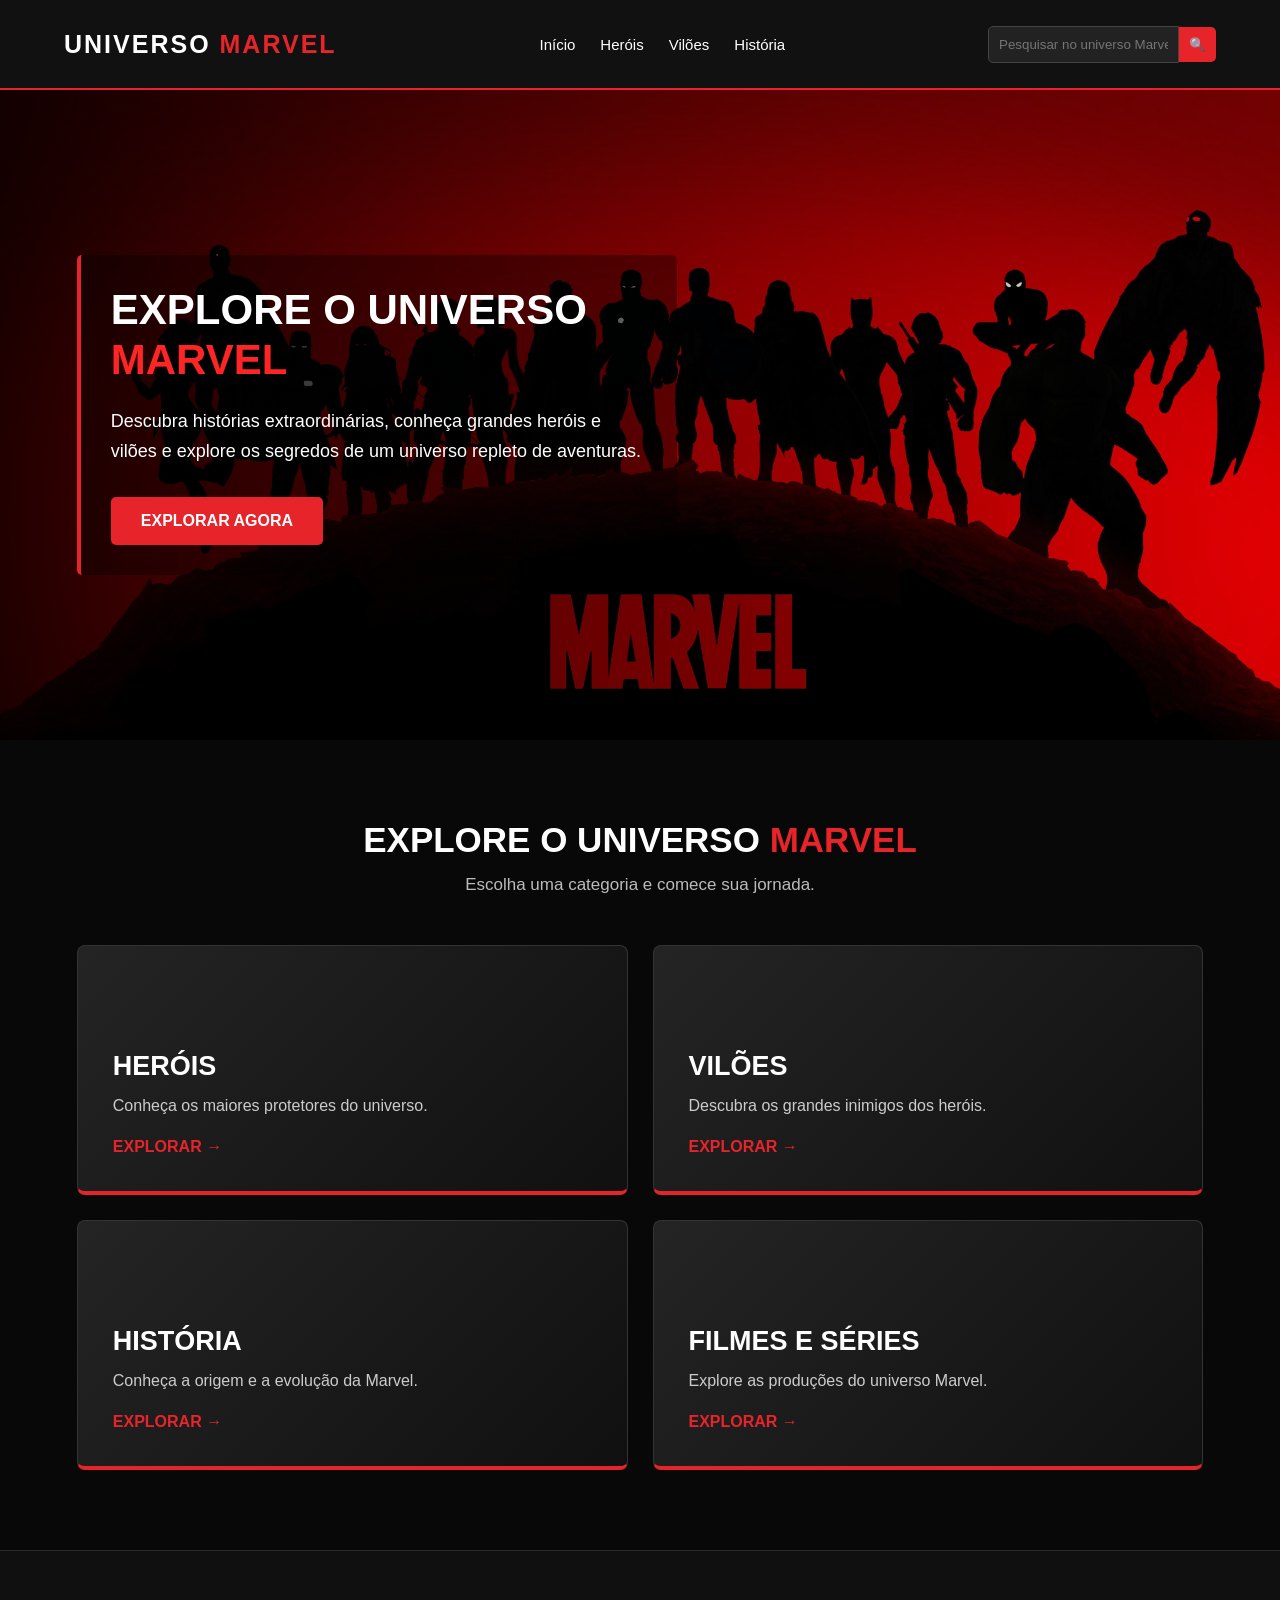
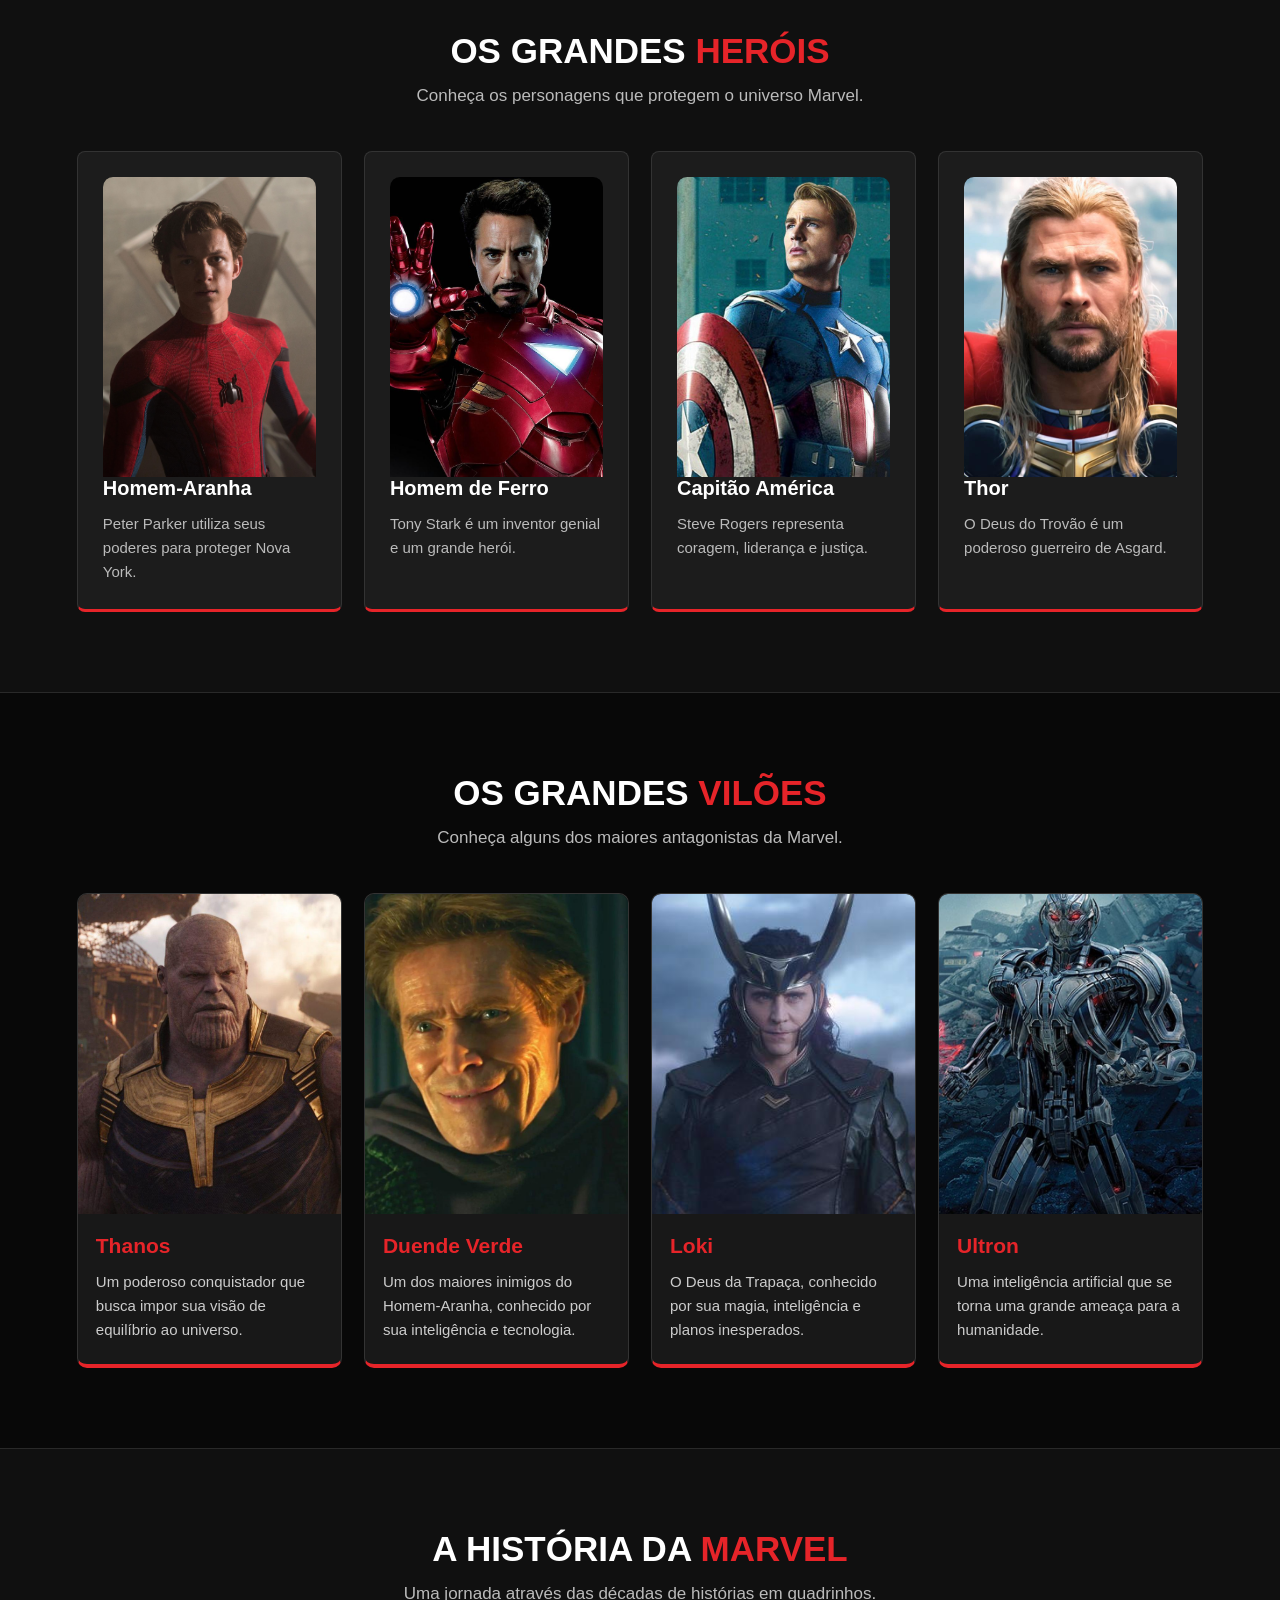
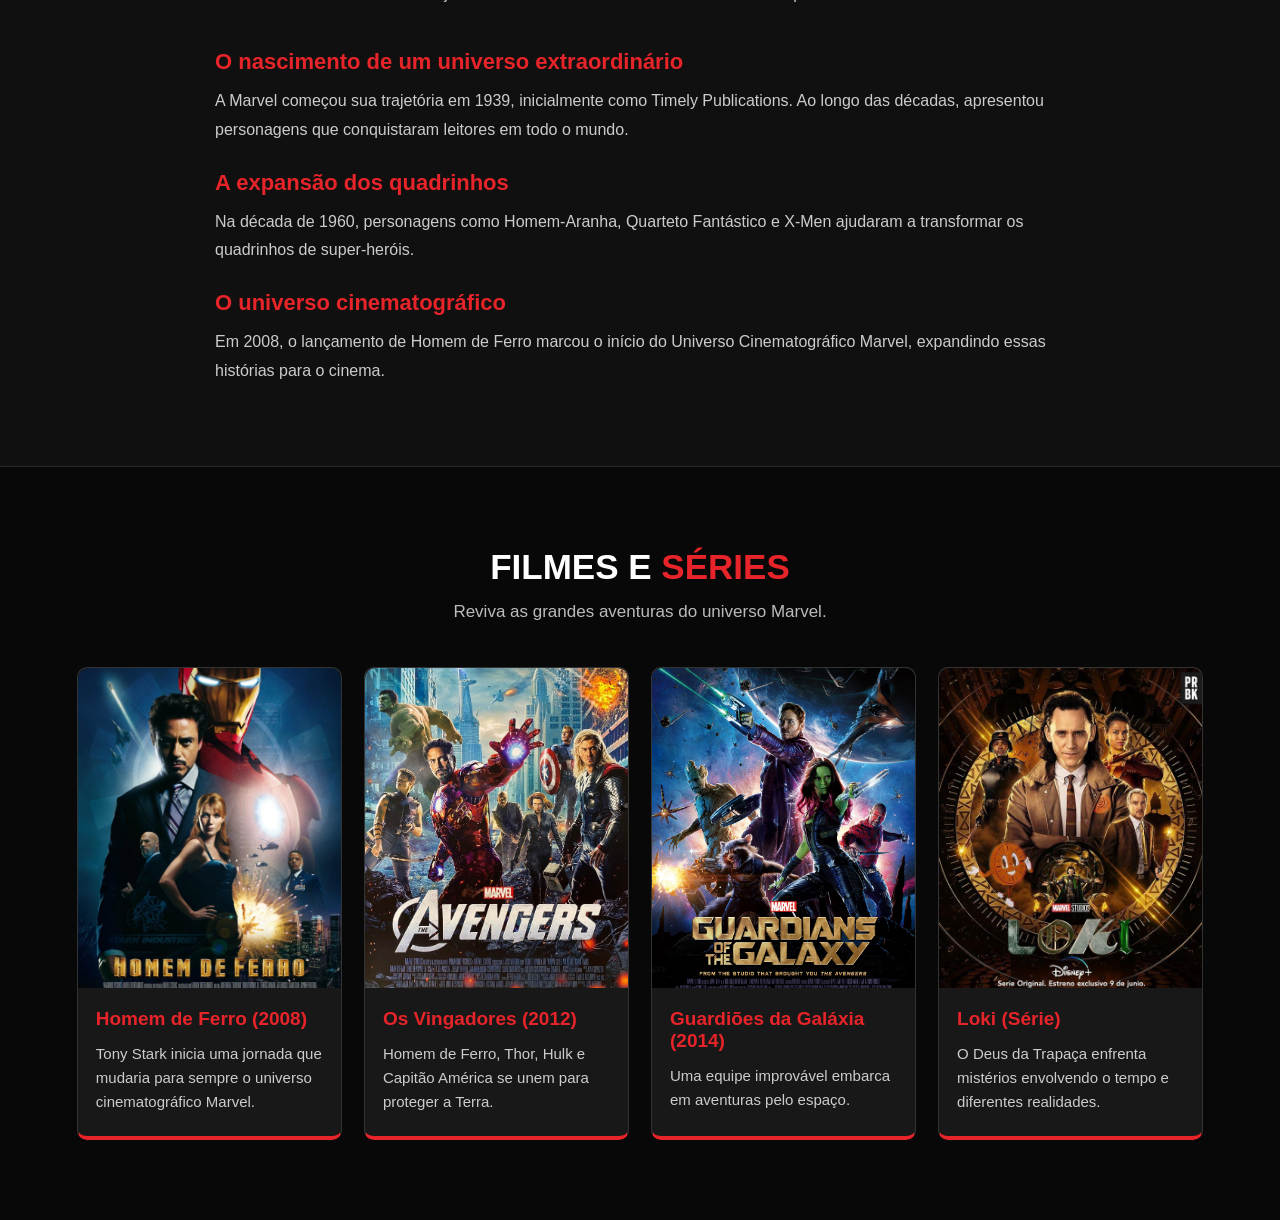
<file: index.html>
<!DOCTYPE html>
<html lang='pt-BR'>
<head>
    <meta charset='utf-8'>
    <meta name='viewport' content='width=device-width, initial-scale=1'>
    <title>UNIVERSO MARVEL</title>
    <link rel="stylesheet" href="main.css?v=2">
</head>
<body>

    <header class="cabecalho">

        <div class="logo">
            <h1>UNIVERSO <span>MARVEL</span></h1>
        </div>

        <nav class="menu">
            <a href="#inicio">Início</a>
            <a href="#herois">Heróis</a>
            <a href="#viloes">Vilões</a>
            <a href="#historia">História</a>
        </nav>

        <div class="pesquisa">
            <input type="text" placeholder="Pesquisar no universo Marvel...">
            <button>🔍</button>
        </div>

    </header>



<main>

    <section class="inicio" id="inicio">

        <div class="conteudo-inicio">

            <h2>EXPLORE O UNIVERSO <span>MARVEL</span></h2>

            <p>
                Descubra histórias extraordinárias,
                conheça grandes heróis e vilões e
                explore os segredos de um universo
                repleto de aventuras.
            </p>

            <a href="#categorias" class="botao-explorar">
                EXPLORAR AGORA
            </a>

        </div>

    </section>

<section class="categorias" id="categorias">

    <div class="titulo-categorias">
        <h2>EXPLORE O UNIVERSO <span>MARVEL</span></h2>
        <p>Escolha uma categoria e comece sua jornada.</p>
    </div>

    <div class="grade-categorias">

        <a href="#herois" class="card-categoria herois">
            <h3>HERÓIS</h3>
            <p>Conheça os maiores protetores do universo.</p>
            <span>EXPLORAR →</span>
        </a>

        <a href="#viloes" class="card-categoria viloes">
            <h3>VILÕES</h3>
            <p>Descubra os grandes inimigos dos heróis.</p>
            <span>EXPLORAR →</span>
        </a>

        <a href="#historia" class="card-categoria historia">
            <h3>HISTÓRIA</h3>
            <p>Conheça a origem e a evolução da Marvel.</p>
            <span>EXPLORAR →</span>
        </a>

        <a href="#filmes" class="card-categoria filmes">
            <h3>FILMES E SÉRIES</h3>
            <p>Explore as produções do universo Marvel.</p>
            <span>EXPLORAR →</span>
        </a>

    </div>

</section>

<!-- SEÇÃO DE HERÓIS -->

<section class="secao-conteudo" id="herois">

    <div class="titulo-secao">
        <h2>OS GRANDES <span>HERÓIS</span></h2>
        <p>Conheça os personagens que protegem o universo Marvel.</p>
    </div>

    
<div class="grade-personagens">

    <article class="personagem">
        <img src="homem-aranha.jpeg" alt="Homem-Aranha">
        <h3>Homem-Aranha</h3>
        <p>Peter Parker utiliza seus poderes para proteger Nova York.</p>
    </article>

    <article class="personagem">
        <img src="homem-de-ferro.jpeg" alt="Homem de Ferro">
        <h3>Homem de Ferro</h3>
        <p>Tony Stark é um inventor genial e um grande herói.</p>
    </article>

    <article class="personagem">
        <img src="capitao-america.jpeg" alt="Capitão América">
        <h3>Capitão América</h3>
        <p>Steve Rogers representa coragem, liderança e justiça.</p>
    </article>

    <article class="personagem">
        <img src="thor.jpeg" alt="Thor">
        <h3>Thor</h3>
        <p>O Deus do Trovão é um poderoso guerreiro de Asgard.</p>
    </article>

</div>

</section>


<!-- SEÇÃO DE VILÕES -->

<section class="secao-conteudo" id="viloes">

    <div class="titulo-secao">
        <h2>OS GRANDES <span>VILÕES</span></h2>
        <p>Conheça alguns dos maiores antagonistas da Marvel.</p>
    </div>

    <div class="grade-personagens">

        <!-- THANOS -->
        <article class="personagem">
            <img src="thanos.jpeg" alt="Thanos">
            <h3>Thanos</h3>
            <p>
                Um poderoso conquistador que busca impor
                sua visão de equilíbrio ao universo.
            </p>
        </article>

        <!-- DUENDE VERDE -->
        <article class="personagem">
            <img src="duende-verde.jpeg" alt="Duende Verde">
            <h3>Duende Verde</h3>
            <p>
                Um dos maiores inimigos do Homem-Aranha,
                conhecido por sua inteligência e tecnologia.
            </p>
        </article>

        <!-- LOKI -->
        <article class="personagem">
            <img src="loki.jpeg" alt="Loki">
            <h3>Loki</h3>
            <p>
                O Deus da Trapaça, conhecido por sua magia,
                inteligência e planos inesperados.
            </p>
        </article>

        <!-- ULTRON -->
        <article class="personagem">
            <img src="ultron.jpeg" alt="Ultron">
            <h3>Ultron</h3>
            <p>
                Uma inteligência artificial que se torna
                uma grande ameaça para a humanidade.
            </p>
        </article>

    </div>

</section>


<!-- SEÇÃO DE HISTÓRIA -->

<section class="secao-conteudo" id="historia">

    <div class="titulo-secao">
        <h2>A HISTÓRIA DA <span>MARVEL</span></h2>
        <p>Uma jornada através das décadas de histórias em quadrinhos.</p>
    </div>

    <div class="texto-historia">
        <h3>O nascimento de um universo extraordinário</h3>
        <p>
            A Marvel começou sua trajetória em 1939,
            inicialmente como Timely Publications.
            Ao longo das décadas, apresentou personagens
            que conquistaram leitores em todo o mundo.
        </p>

        <h3>A expansão dos quadrinhos</h3>
        <p>
            Na década de 1960, personagens como
            Homem-Aranha, Quarteto Fantástico e
            X-Men ajudaram a transformar os quadrinhos
            de super-heróis.
        </p>

        <h3>O universo cinematográfico</h3>
        <p>
            Em 2008, o lançamento de Homem de Ferro
            marcou o início do Universo Cinematográfico
            Marvel, expandindo essas histórias para o cinema.
        </p>
    </div>

</section>



<!-- SEÇÃO DE FILMES E SÉRIES -->

<section class="secao-conteudo" id="filmes">

    <div class="titulo-secao">
        <h2>FILMES E <span>SÉRIES</span></h2>
        <p>Reviva as grandes aventuras do universo Marvel.</p>
    </div>

    <div class="grade-personagens">

        <!-- HOMEM DE FERRO -->
        <article class="personagem">
            <img src="homem-de-ferro-filme.jpeg"
                 alt="Homem de Ferro">
            <h3>Homem de Ferro (2008)</h3>
            <p>
                Tony Stark inicia uma jornada que mudaria
                para sempre o universo cinematográfico Marvel.
            </p>
        </article>

        <!-- OS VINGADORES -->
        <article class="personagem">
            <img src="vingadores-2012.jpeg"
                 alt="Os Vingadores">
            <h3>Os Vingadores (2012)</h3>
            <p>
                Homem de Ferro, Thor, Hulk e Capitão América
                se unem para proteger a Terra.
            </p>
        </article>

        <!-- GUARDIÕES DA GALÁXIA -->
        <article class="personagem">
            <img src="guardioes-galaxia.jpeg"
                 alt="Guardiões da Galáxia">
            <h3>Guardiões da Galáxia (2014)</h3>
            <p>
                Uma equipe improvável embarca em aventuras
                pelo espaço.
            </p>
        </article>

        <!-- LOKI -->
        <article class="personagem">
            <img src="loki-serie.jpeg"
                 alt="Série Loki">
            <h3>Loki (Série)</h3>
            <p>
                O Deus da Trapaça enfrenta mistérios
                envolvendo o tempo e diferentes realidades.
            </p>
        </article>

    </div>

</section>


</main>

<footer>

</footer>

<script src="script.js"></script>


</body>
</html>
</file>
<file: main.css>
/* CONFIGURAÇÕES GERAIS */

* {
    margin: 0;
    padding: 0;
    box-sizing: border-box;
}

body {
    background-color: #080808;
    color: white;
    font-family: Arial, sans-serif;
}

/* CABEÇALHO */

.cabecalho {
    width: 100%;
    min-height: 90px;
    background-color: #111;
    display: flex;
    align-items: center;
    justify-content: space-between;
    padding: 20px 5%;
    border-bottom: 2px solid #e62429;
}

/* LOGO */

.logo h1 {
    font-size: 25px;
    letter-spacing: 2px;
}

.logo span {
    color: #e62429;
}

/* MENU */

.menu {
    display: flex;
    gap: 25px;
}

.menu a {
    color: white;
    text-decoration: none;
    font-size: 15px;
    transition: 0.3s;
}

.menu a:hover {
    color: #e62429;
}

/* BARRA DE PESQUISA */

.pesquisa {
    display: flex;
    align-items: center;
}

.pesquisa input {
    background-color: #222;
    border: 1px solid #444;
    padding: 10px;
    color: white;
    border-radius: 5px 0 0 5px;
    outline: none;
}

.pesquisa button {
    background-color: #e62429;
    border: none;
    padding: 10px;
    cursor: pointer;
    border-radius: 0 5px 5px 0;
}


/* PÁGINA INICIAL */



.inicio {
    width: 100%;
    min-height: 650px;

    display: flex;
    align-items: center;
    justify-content: flex-start;

    padding: 60px 6%;

    background-image:
        linear-gradient(
            90deg,
            rgba(0, 0, 0, 0.85) 0%,
            rgba(0, 0, 0, 0.55) 35%,
            rgba(0, 0, 0, 0.05) 100%
        ),
        url("./marvel-fundo.png");

    background-size: cover;
    background-position: center;
    background-repeat: no-repeat;
}

/* CONTEÚDO */

.conteudo-inicio {
    max-width: 600px;
    position: relative;
    z-index: 1;

    padding: 30px;

    background: rgba(0, 0, 0, 0.35);
    border-left: 4px solid #e62429;
    border-radius: 5px;
}

.conteudo-inicio h2 {
    font-size: 42px;
    color: white;
    margin-bottom: 20px;
    line-height: 1.2;
}

.conteudo-inicio h2 span {
    color: #ff2525;
}

.conteudo-inicio p {
    color: #ffffff;
    font-size: 18px;
    line-height: 1.7;
    margin-bottom: 30px;
}



/* BOTÃO EXPLORAR */

.botao-explorar {
    display: inline-block;
    background-color: #e62429;
    color: white;
    padding: 15px 30px;
    text-decoration: none;
    font-weight: bold;
    border-radius: 5px;
    transition: 0.3s;
}

.botao-explorar:hover {
    background-color: #a80000;
    transform: scale(1.05);
}


/* CATEGORIAS */

.categorias {
    padding: 80px 6%;
    background-color: #080808;
}

.titulo-categorias {
    text-align: center;
    margin-bottom: 50px;
}

.titulo-categorias h2 {
    font-size: 35px;
    margin-bottom: 15px;
}

.titulo-categorias h2 span {
    color: #e62429;
}

.titulo-categorias p {
    color: #bbbbbb;
    font-size: 17px;
}

/* GRADE DE CARTÕES */

.grade-categorias {
    display: grid;
    grid-template-columns: repeat(2, 1fr);
    gap: 25px;
}

.card-categoria {
    min-height: 250px;
    padding: 35px;

    display: flex;
    flex-direction: column;
    justify-content: flex-end;

    background: linear-gradient(
        135deg,
        #242424,
        #101010
    );

    border: 1px solid #333;
    border-bottom: 4px solid #e62429;

    border-radius: 8px;

    color: white;
    text-decoration: none;

    transition: 0.3s;
}

.card-categoria:hover {
    transform: translateY(-8px);
    border-color: #e62429;
    background-color: #252525;
}

.card-categoria h3 {
    font-size: 27px;
    margin-bottom: 12px;
}

.card-categoria p {
    color: #cccccc;
    margin-bottom: 20px;
    line-height: 1.5;
}

.card-categoria span {
    color: #e62429;
    font-weight: bold;
}

/* RESPONSIVIDADE */

@media (max-width: 700px) {

    .grade-categorias {
        grid-template-columns: 1fr;
    }

    .titulo-categorias h2 {
        font-size: 26px;
    }

}


/* SEÇÕES DE CONTEÚDO */

.secao-conteudo {
    padding: 80px 6%;
    background-color: #101010;
    border-top: 1px solid #292929;
}

.titulo-secao {
    text-align: center;
    margin-bottom: 45px;
}

.titulo-secao h2 {
    font-size: 35px;
    margin-bottom: 15px;
}

.titulo-secao h2 span {
    color: #e62429;
}

.titulo-secao p {
    color: #bbbbbb;
    font-size: 17px;
}

/* CARTÕES DE PERSONAGENS */

.grade-personagens {
    display: grid;
    grid-template-columns: repeat(4, 1fr);
    gap: 22px;
}

.personagem {
    background: #1c1c1c;
    padding: 25px;
    border-radius: 8px;
    border: 1px solid #333;
    border-bottom: 3px solid #e62429;
    transition: 0.3s;
}

.personagem:hover {
    transform: translateY(-7px);
    border-color: #e62429;
}

.icone-personagem {
    font-size: 45px;
    margin-bottom: 20px;
}

.personagem h3 {
    font-size: 20px;
    margin-bottom: 12px;
    color: white;
}

.personagem p {
    color: #bbbbbb;
    line-height: 1.6;
    font-size: 15px;
}

/* HISTÓRIA */

.texto-historia {
    max-width: 850px;
    margin: auto;
}

.texto-historia h3 {
    color: #e62429;
    margin: 25px 0 12px;
    font-size: 22px;
}

.texto-historia p {
    color: #cccccc;
    line-height: 1.8;
}

/* RESPONSIVIDADE */

@media (max-width: 900px) {
    .grade-personagens {
        grid-template-columns: repeat(2, 1fr);
    }
}

@media (max-width: 550px) {
    .grade-personagens {
        grid-template-columns: 1fr;
    }
}


/* IMAGENS DOS PERSONAGENS */

.personagem img {
    width: 100%;
    height: 300px;
    object-fit: cover;
    object-position: center;
    display: block;
    border-radius: 10px 10px 0 0;
}

.personagem {
    overflow: hidden;
}


/* GALERIA DE VILÕES */

#viloes {
    background-color: #080808;
    padding: 80px 6%;
}

#viloes .titulo-secao h2 {
    font-size: 35px;
    color: white;
    margin-bottom: 15px;
}

#viloes .titulo-secao h2 span {
    color: #e62429;
}

#viloes .titulo-secao p {
    color: #bbbbbb;
    font-size: 17px;
}

/* GRADE DOS VILÕES */

#viloes .grade-personagens {
    display: grid;
    grid-template-columns: repeat(4, 1fr);
    gap: 22px;
}

/* CARTÕES */

#viloes .personagem {
    background: #181818;
    padding: 0;
    border: 1px solid #333;
    border-bottom: 4px solid #e62429;
    border-radius: 10px;
    overflow: hidden;
    transition: 0.3s ease;
}

#viloes .personagem:hover {
    transform: translateY(-8px);
    border-color: #e62429;
    box-shadow: 0 8px 25px rgba(230, 36, 41, 0.25);
}

/* FOTOGRAFIAS */

#viloes .personagem img {
    width: 100%;
    height: 320px;
    object-fit: cover;
    object-position: center;
    display: block;
    border-radius: 8px 8px 0 0;
    transition: 0.4s ease;
}

#viloes .personagem:hover img {
    transform: scale(1.04);
}

/* NOMES DOS VILÕES */

#viloes .personagem h3 {
    color: #e62429;
    font-size: 21px;
    margin: 20px 18px 12px;
}

/* DESCRIÇÕES */

#viloes .personagem p {
    color: #cccccc;
    font-size: 15px;
    line-height: 1.6;
    margin: 0 18px 22px;
}

/* RESPONSIVIDADE */

@media (max-width: 900px) {
    #viloes .grade-personagens {
        grid-template-columns: repeat(2, 1fr);
    }
}

@media (max-width: 550px) {
    #viloes .grade-personagens {
        grid-template-columns: 1fr;
    }

    #viloes .titulo-secao h2 {
        font-size: 26px;
    }
}


/* FILMES E SÉRIES */

#filmes {
    background-color: #080808;
    padding: 80px 6%;
}

#filmes .titulo-secao h2 span {
    color: #e62429;
}

/* GRADE DE PRODUÇÕES */

#filmes .grade-personagens {
    display: grid;
    grid-template-columns: repeat(4, 1fr);
    gap: 22px;
}

/* CARTÕES */

#filmes .personagem {
    background: #181818;
    padding: 0;
    border: 1px solid #333;
    border-bottom: 4px solid #e62429;
    border-radius: 10px;
    overflow: hidden;
    transition: 0.3s ease;
}

#filmes .personagem:hover {
    transform: translateY(-8px);
    border-color: #e62429;
    box-shadow: 0 8px 25px rgba(230, 36, 41, 0.25);
}

/* PÔSTERES */

#filmes .personagem img {
    width: 100%;
    height: 320px;
    object-fit: cover;
    object-position: center;
    display: block;
    transition: 0.4s ease;
}

#filmes .personagem:hover img {
    transform: scale(1.04);
}

/* TÍTULOS */

#filmes .personagem h3 {
    color: #e62429;
    font-size: 19px;
    margin: 20px 18px 12px;
}

/* DESCRIÇÕES */

#filmes .personagem p {
    color: #cccccc;
    font-size: 15px;
    line-height: 1.6;
    margin: 0 18px 22px;
}

/* RESPONSIVIDADE */

@media (max-width: 900px) {
    #filmes .grade-personagens {
        grid-template-columns: repeat(2, 1fr);
    }
}

@media (max-width: 550px) {
    #filmes .grade-personagens {
        grid-template-columns: 1fr;
    }
}


/* FILMES E SÉRIES */

#filmes {
    background-color: #080808;
    padding: 80px 6%;
}

#filmes .titulo-secao h2 span {
    color: #e62429;
}

/* GRADE DE PRODUÇÕES */

#filmes .grade-personagens {
    display: grid;
    grid-template-columns: repeat(4, 1fr);
    gap: 22px;
}

/* CARTÕES */

#filmes .personagem {
    background: #181818;
    padding: 0;
    border: 1px solid #333;
    border-bottom: 4px solid #e62429;
    border-radius: 10px;
    overflow: hidden;
    transition: 0.3s ease;
}

#filmes .personagem:hover {
    transform: translateY(-8px);
    border-color: #e62429;
    box-shadow: 0 8px 25px rgba(230, 36, 41, 0.25);
}

/* PÔSTERES */

#filmes .personagem img {
    width: 100%;
    height: 320px;
    object-fit: cover;
    object-position: center;
    display: block;
    transition: 0.4s ease;
}

#filmes .personagem:hover img {
    transform: scale(1.04);
}

/* TÍTULOS */

#filmes .personagem h3 {
    color: #e62429;
    font-size: 19px;
    margin: 20px 18px 12px;
}

/* DESCRIÇÕES */

#filmes .personagem p {
    color: #cccccc;
    font-size: 15px;
    line-height: 1.6;
    margin: 0 18px 22px;
}

/* RESPONSIVIDADE */

@media (max-width: 900px) {
    #filmes .grade-personagens {
        grid-template-columns: repeat(2, 1fr);
    }
}

@media (max-width: 550px) {
    #filmes .grade-personagens {
        grid-template-columns: 1fr;
    }
}
</file>
